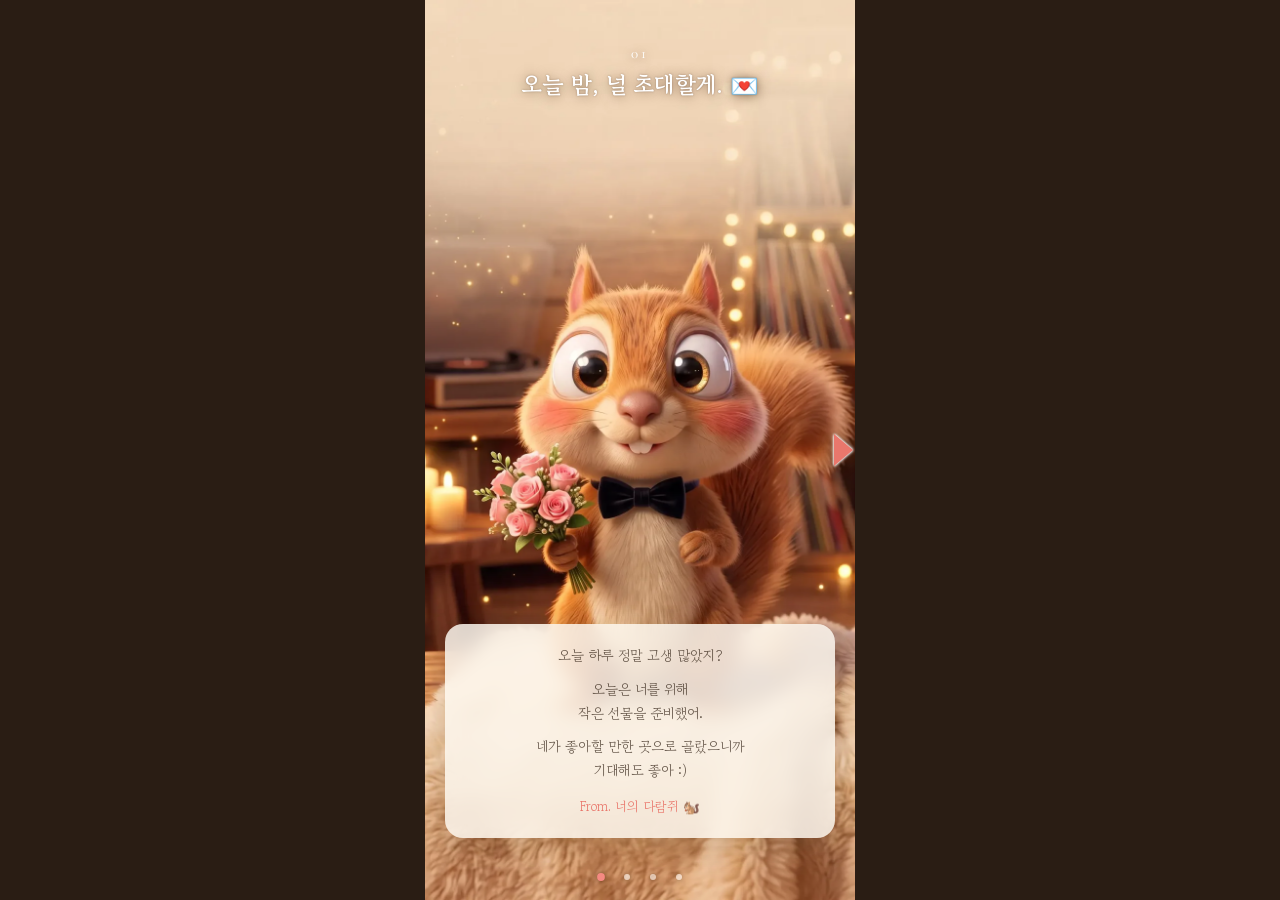
<file: proposal/index.html>
<!DOCTYPE html>
<html lang="ko">
<head>
  <meta charset="utf-8">
  <meta name="viewport" content="width=device-width, initial-scale=1, viewport-fit=cover">
  <meta name="robots" content="noindex, nofollow">
  <meta name="format-detection" content="telephone=no">
  <title>오늘 밤, 널 초대할게</title>
  <link rel="preconnect" href="https://fonts.googleapis.com">
  <link rel="preconnect" href="https://fonts.gstatic.com" crossorigin>
  <link href="https://fonts.googleapis.com/css2?family=Cormorant+Garamond:wght@300;400&family=Gowun+Batang:wght@400;700&display=swap" rel="stylesheet">
  <link rel="preload" as="image" href="assets/card-01_welcome.webp">
  <link rel="stylesheet" href="style.css">
</head>
<body>
  <main class="deck" id="deck" aria-roledescription="carousel">

    <section class="card" style="--bg:url('assets/card-01_welcome.webp')" aria-label="1 / 4">
      <header class="card-head">
        <p class="eyebrow">01</p>
        <h1 class="title">오늘 밤, 널 초대할게. 💌</h1>
      </header>
      <div class="panel">
        <p>오늘 하루 정말 고생 많았지?</p>
        <p>오늘은 너를 위해<br>작은 선물을 준비했어.</p>
        <p>네가 좋아할 만한 곳으로 골랐으니까<br>기대해도 좋아 :)</p>
        <p class="from">From. 너의 다람쥐 🐿️</p>
      </div>
      <p class="open-pill" aria-hidden="true">편지 다시 보기 ✉️</p>
      <button type="button" class="nav-arrow next" aria-label="다음 카드"></button>
    </section>

    <section class="card" style="--bg:url('assets/card-02_listening_room.webp')" aria-label="2 / 4">
      <header class="card-head">
        <p class="eyebrow">02</p>
        <h2 class="title">우리, 여기 기억나? 🎵</h2>
      </header>
      <div class="panel">
        <p>우리 처음 만난 지 얼마 안 됐을 때<br>같이 갔었던 곳 기억나?</p>
        <p>음악도 좋고, 분위기도 참 좋았던 곳.</p>
        <p>오늘은 거기서 다시 만나자.</p>
        <p class="detail">10월 14일 수요일 · 오후 9시<br>서울 강동구 풍성로38길 13 B1층</p>
      </div>
      <p class="open-pill" aria-hidden="true">편지 다시 보기 ✉️</p>
      <button type="button" class="nav-arrow prev" aria-label="이전 카드"></button>
      <button type="button" class="nav-arrow next" aria-label="다음 카드"></button>
    </section>

    <section class="card" style="--bg:url('assets/card-03_cozy_plan.webp')" aria-label="3 / 4">
      <header class="card-head">
        <p class="eyebrow">03</p>
        <h2 class="title">오늘의 작은 계획 🌰</h2>
      </header>
      <div class="panel">
        <p>좋아하는 음악도 듣고,<br>맛있는 것도 조금 먹고,<br>이런저런 이야기도 나누고.</p>
        <p>오늘은 우리 둘이서<br>즐거운 시간을 보내자.</p>
        <p>참, 내가 이것저것 준비해 놨어!</p>
      </div>
      <p class="open-pill" aria-hidden="true">편지 다시 보기 ✉️</p>
      <button type="button" class="nav-arrow prev" aria-label="이전 카드"></button>
      <button type="button" class="nav-arrow next" aria-label="다음 카드"></button>
    </section>

    <section class="card" style="--bg:url('assets/card-04_waiting_love.webp')" aria-label="4 / 4">
      <header class="card-head">
        <p class="eyebrow">04</p>
        <h2 class="title">조금 있다 만나. ❤️</h2>
      </header>
      <div class="panel">
        <p>나는 먼저 가서 기다리고 있을게.</p>
        <p>오는 길은 걱정하지 마.<br>편하게 올 수 있게 준비해 뒀어.</p>
        <p>조심히 오고,<br>조금 있다 보자 :)</p>
        <p class="from">From. 먼저 가서 기다리는 다람쥐 🐿️</p>
      </div>
      <p class="open-pill" aria-hidden="true">편지 다시 보기 ✉️</p>
      <button type="button" class="nav-arrow prev" aria-label="이전 카드"></button>
    </section>

  </main>

  <nav class="dots" id="dots" aria-label="카드 이동"></nav>

  <script src="script.js"></script>
</body>
</html>
</file>
<file: proposal/style.css>
* { margin: 0; padding: 0; box-sizing: border-box; }

:root {
  --bg-page: #2A1D14;
  --accent: #F58A82;
  --accent-strong: #E9776C;
  --ink: #3A2A1E;
  --ink-soft: rgba(58, 42, 30, .78);
}

html, body { height: 100%; background: var(--bg-page); }

body {
  font-family: 'Gowun Batang', serif;
  color: var(--ink);
  overflow: hidden;
  -webkit-font-smoothing: antialiased;
}

/* 가로 스와이프 카드 덱: 기기 스크롤 + scroll-snap 으로 넘긴다 */
.deck {
  display: flex;
  height: 100dvh;
  max-width: 430px;
  margin: 0 auto;
  overflow-x: auto;
  overflow-y: hidden;
  scroll-snap-type: x mandatory;
  scroll-behavior: smooth;
  overscroll-behavior-x: contain;
  scrollbar-width: none;
}
.deck::-webkit-scrollbar { display: none; }

.card {
  position: relative;
  flex: 0 0 100%;
  height: 100%;
  padding: calc(44px + env(safe-area-inset-top)) 20px calc(62px + env(safe-area-inset-bottom));
  scroll-snap-align: center;
  scroll-snap-stop: always;
  isolation: isolate;
  display: flex;
  flex-direction: column;
  justify-content: space-between;
  overflow: hidden;
  cursor: pointer;
  -webkit-tap-highlight-color: transparent;
}

/* 배경 이미지는 별도 레이어로 두고 활성 카드에서 살짝 줌아웃 */
.card::before {
  content: '';
  position: absolute;
  inset: 0;
  z-index: -1;
  background: var(--bg) center 30% / cover no-repeat;
  transform: scale(1.06);
  transition: transform 1.6s ease;
}
.card.is-active::before { transform: none; }

.card-head, .panel { position: relative; }

.card-head { text-align: center; }

.eyebrow {
  font-family: 'Cormorant Garamond', serif;
  font-size: 15px;
  letter-spacing: .2em;
  color: #fff;
  text-shadow: 0 1px 8px rgba(60, 30, 10, .5);
}

.title {
  margin-top: 6px;
  font-size: 23px;
  font-weight: 700;
  line-height: 1.45;
  color: #fff;
  text-shadow: 0 1px 12px rgba(60, 30, 10, .55), 0 0 2px rgba(60, 30, 10, .35);
}

.panel {
  display: flex;
  flex-direction: column;
  align-items: center;
  gap: 10px;
  padding: 20px 18px;
  border-radius: 18px;
  background: rgba(253, 248, 240, .84);
  -webkit-backdrop-filter: blur(10px);
  backdrop-filter: blur(10px);
  box-shadow: 0 8px 28px rgba(40, 20, 5, .18);
  text-align: center;
  font-size: 14px;
  line-height: 1.7;
  color: var(--ink-soft);
  word-break: keep-all;
}

.detail {
  margin-top: 2px;
  font-weight: 700;
  color: var(--ink);
}

.from {
  margin-top: 2px;
  font-size: 13.5px;
  color: var(--accent-strong);
}

/* 등장 전환: 활성 카드는 제목이 먼저 뜨고, 편지 패널은 is-open 일 때 아래에서 올라온다 */
.card-head { opacity: 0; transform: translateY(14px); transition: opacity .8s ease, transform .8s ease; }
.card.is-active .card-head { opacity: 1; transform: none; transition-delay: .15s; }
.panel { opacity: 0; transform: translateY(40px); pointer-events: none; transition: opacity .6s ease, transform .6s cubic-bezier(.2, .8, .2, 1); }
.card.is-open .panel { opacity: 1; transform: none; pointer-events: auto; }

/* 편지가 내려가 있을 때 보이는 안내 */
.open-pill {
  position: absolute;
  left: 50%;
  bottom: calc(52px + env(safe-area-inset-bottom));
  padding: 10px 20px;
  border-radius: 999px;
  background: rgba(253, 248, 240, .9);
  box-shadow: 0 4px 16px rgba(40, 20, 5, .25);
  font-size: 13.5px;
  color: var(--accent-strong);
  white-space: nowrap;
  opacity: 0;
  transform: translate(-50%, 10px);
  transition: opacity .4s ease, transform .4s ease;
  pointer-events: none;
}
.card.is-active.was-opened:not(.is-open) .open-pill { opacity: 1; transform: translate(-50%, 0); }

/* 이전/다음 카드로 넘기는 삼각형 화살표: 편지 패널 옆 여백(20px) 안에 들어가게 둔다 */
.nav-arrow {
  position: absolute;
  top: 50%;
  width: 34px;
  height: 64px;
  margin-top: -32px;
  padding: 0 2px;
  border: none;
  background: none;
  display: flex;
  align-items: center;
  cursor: pointer;
  filter: drop-shadow(0 0 1px #fff) drop-shadow(0 0 1.5px #fff) drop-shadow(0 2px 6px rgba(40, 20, 5, .6));
  -webkit-tap-highlight-color: transparent;
}
.nav-arrow::before {
  content: '';
  width: 19px;
  height: 32px;
  background: var(--accent-strong);
}
.nav-arrow.next { right: 0; justify-content: flex-end; animation: arrow-nudge-next 1.8s ease-in-out infinite; }
.nav-arrow.next::before { clip-path: polygon(0 0, 100% 50%, 0 100%); }
.nav-arrow.prev { left: 0; justify-content: flex-start; animation: arrow-nudge-prev 1.8s ease-in-out infinite; }
.nav-arrow.prev::before { clip-path: polygon(100% 0, 0 50%, 100% 100%); }
@keyframes arrow-nudge-next {
  0%, 100% { transform: translateX(-4px); }
  50% { transform: translateX(0); }
}
@keyframes arrow-nudge-prev {
  0%, 100% { transform: translateX(4px); }
  50% { transform: translateX(0); }
}

.dots {
  position: fixed;
  left: 0;
  right: 0;
  bottom: calc(12px + env(safe-area-inset-bottom));
  display: flex;
  justify-content: center;
  gap: 4px;
}
.dots button {
  width: 22px;
  height: 22px;
  border: none;
  background: none;
  cursor: pointer;
  -webkit-tap-highlight-color: transparent;
}
.dots button::before {
  content: '';
  display: block;
  width: 6px;
  height: 6px;
  margin: auto;
  border-radius: 50%;
  background: rgba(255, 255, 255, .55);
  box-shadow: 0 0 4px rgba(40, 20, 5, .4);
  transition: background .3s ease, transform .3s ease;
}
.dots button[aria-current="true"]::before { background: var(--accent); transform: scale(1.3); }

@media (prefers-reduced-motion: reduce) {
  .deck { scroll-behavior: auto; }
  .card::before, .card-head, .panel, .open-pill { transition: none; }
  .nav-arrow { animation: none; }
}
</file>
